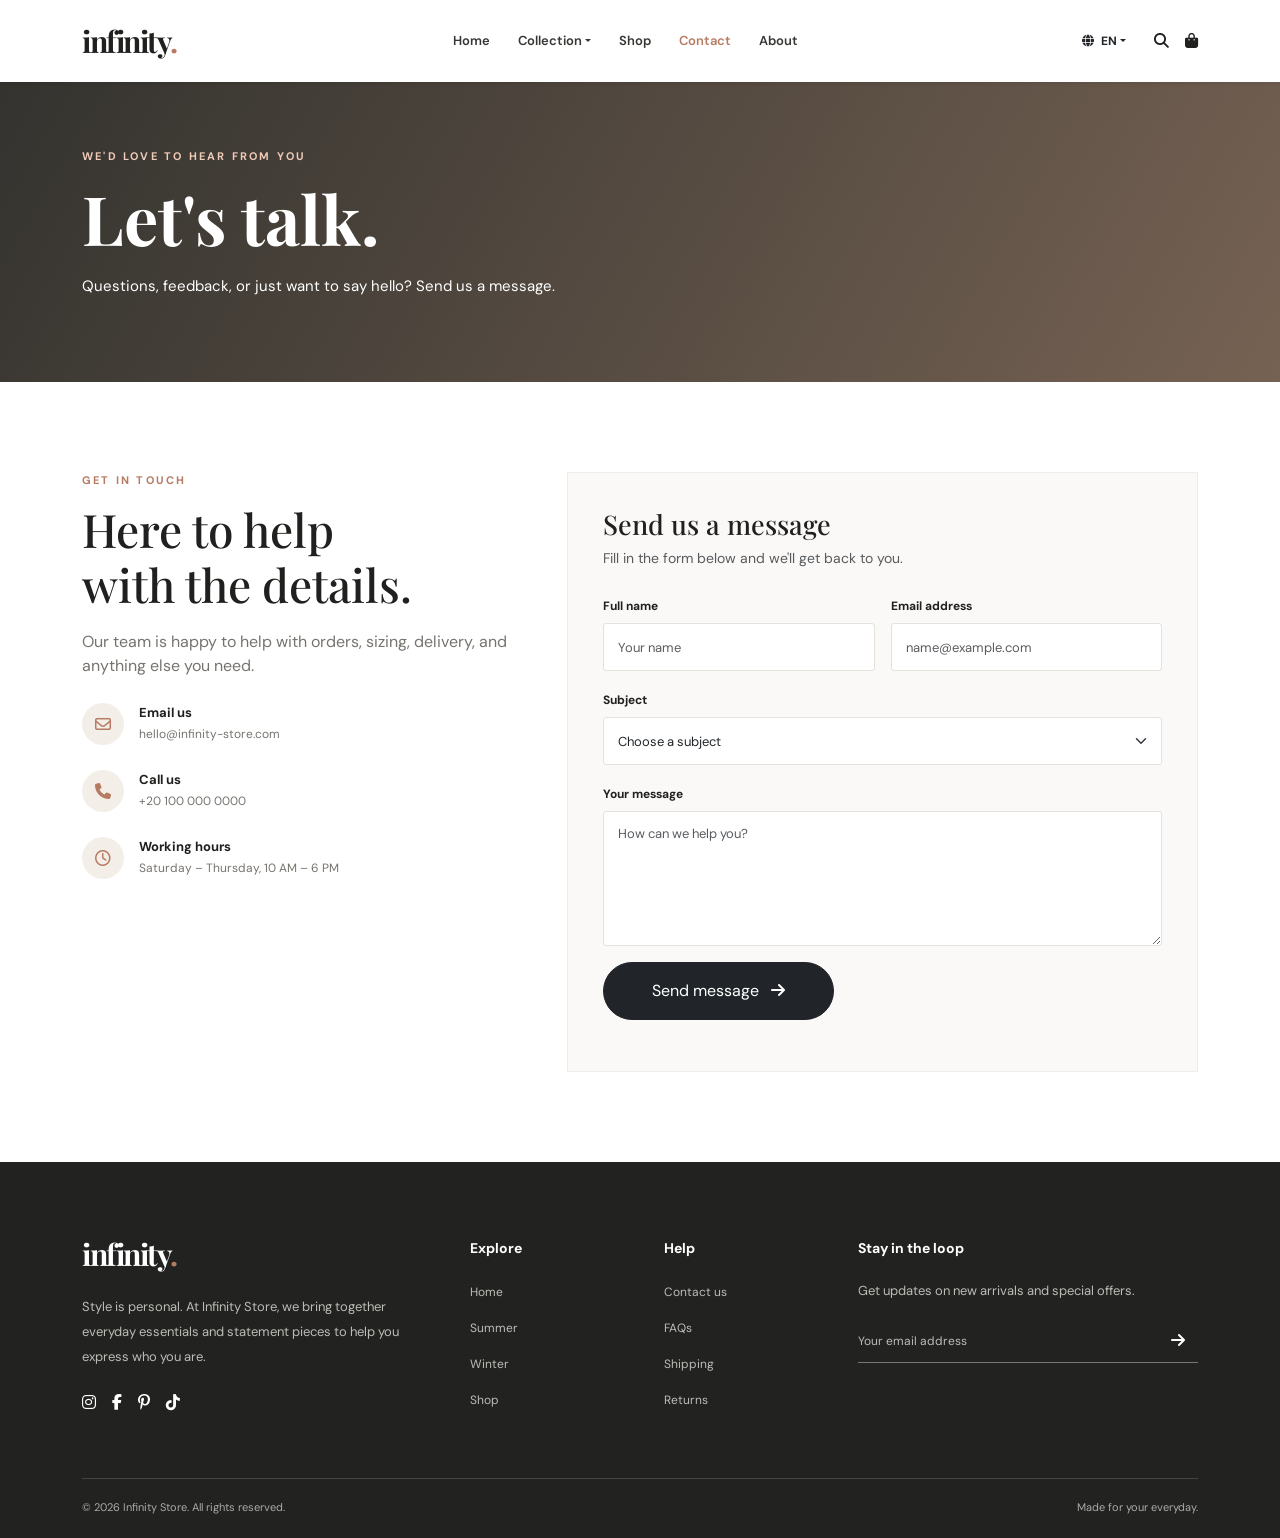
<file: contact.html>
<!DOCTYPE html>
<html lang="en">
<head>
  <meta charset="UTF-8">
  <meta name="viewport" content="width=device-width, initial-scale=1.0">
  <meta name="description" content="Discover the latest styles at Infinity Store.">
  <title>Contact Us | Infinity Store</title>
  <link href="https://cdn.jsdelivr.net/npm/bootstrap@5.3.3/dist/css/bootstrap.min.css" rel="stylesheet">
  <link rel="stylesheet" href="https://cdnjs.cloudflare.com/ajax/libs/font-awesome/6.5.2/css/all.min.css">
  <link rel="preconnect" href="https://fonts.googleapis.com">
  <link rel="preconnect" href="https://fonts.gstatic.com" crossorigin>
  <link href="https://fonts.googleapis.com/css2?family=DM+Sans:wght@400;500;600;700&family=Playfair+Display:wght@600;700&display=swap" rel="stylesheet">
  <link rel="stylesheet" href="css/style.css">
</head>
<body>
<nav class="navbar navbar-expand-lg navbar-light bg-white sticky-top shadow-sm">
  <div class="container">
    <a class="navbar-brand" href="index.html">infinity<span>.</span></a>
    <button class="navbar-toggler" type="button" data-bs-toggle="collapse" data-bs-target="#mainNavbar" aria-controls="mainNavbar" aria-expanded="false" aria-label="Toggle navigation">
      <span class="navbar-toggler-icon"></span>
    </button>
    <div class="collapse navbar-collapse" id="mainNavbar">
      <ul class="navbar-nav mx-auto align-items-lg-center">
        <li class="nav-item"><a class="nav-link " href="index.html">Home</a></li>
        <li class="nav-item dropdown">
          <a class="nav-link dropdown-toggle " href="#" role="button" data-bs-toggle="dropdown" aria-expanded="false">Collection</a>
          <ul class="dropdown-menu">
            <li><a class="dropdown-item" href="winter.html">Winter Collection</a></li>
            <li><a class="dropdown-item" href="summer.html">Summer Collection</a></li>
          </ul>
        </li>
        <li class="nav-item"><a class="nav-link " href="shop.html">Shop</a></li>
        <li class="nav-item"><a class="nav-link active" href="contact.html">Contact</a></li>
        <li class="nav-item"><a class="nav-link" href="index.html#about">About</a></li>
      </ul>
      <div class="navbar-right d-flex align-items-center gap-3">
        <div class="dropdown">
          <button class="btn language-btn dropdown-toggle" type="button" data-bs-toggle="dropdown" aria-expanded="false"><i class="fa-solid fa-globe me-1"></i> EN</button>
          <ul class="dropdown-menu dropdown-menu-end">
            <li><a class="dropdown-item" href="#">English</a></li>
            <li><a class="dropdown-item" href="#">العربية</a></li>
          </ul>
        </div>
        <a class="nav-icon" href="shop.html" aria-label="Search"><i class="fa-solid fa-magnifying-glass"></i></a>
        <a class="nav-icon" href="shop.html" aria-label="Shopping bag"><i class="fa-solid fa-bag-shopping"></i></a>
      </div>
    </div>
  </div>
</nav>
<main>
  <section class="inner-page-hero contact-hero">
    <div class="container">
      <p class="eyebrow">WE'D LOVE TO HEAR FROM YOU</p>
      <h1>Let's talk.</h1>
      <p>Questions, feedback, or just want to say hello? Send us a message.</p>
    </div>
  </section>
  <section class="section-padding">
    <div class="container">
      <div class="row g-5">
        <div class="col-lg-5">
          <p class="eyebrow">GET IN TOUCH</p>
          <h2 class="contact-title">Here to help<br>with the details.</h2>
          <p class="section-subtitle mb-4">Our team is happy to help with orders, sizing, delivery, and anything else you need.</p>
          <div class="contact-detail"><span><i class="fa-regular fa-envelope"></i></span><div><h6>Email us</h6><p>hello@infinity-store.com</p></div></div>
          <div class="contact-detail"><span><i class="fa-solid fa-phone"></i></span><div><h6>Call us</h6><p>+20 100 000 0000</p></div></div>
          <div class="contact-detail"><span><i class="fa-regular fa-clock"></i></span><div><h6>Working hours</h6><p>Saturday – Thursday, 10 AM – 6 PM</p></div></div>
        </div>
        <div class="col-lg-7">
          <div class="contact-form-card">
            <h3>Send us a message</h3>
            <p class="text-muted small mb-4">Fill in the form below and we'll get back to you.</p>
            <form id="contactForm">
              <div class="row g-3">
                <div class="col-md-6">
                  <label for="contactName" class="form-label">Full name</label>
                  <input type="text" class="form-control" id="contactName" placeholder="Your name" required>
                </div>
                <div class="col-md-6">
                  <label for="contactEmail" class="form-label">Email address</label>
                  <input type="email" class="form-control" id="contactEmail" placeholder="name@example.com" required>
                </div>
                <div class="col-12">
                  <label for="contactSubject" class="form-label">Subject</label>
                  <select class="form-select" id="contactSubject" required>
                    <option value="" selected disabled>Choose a subject</option>
                    <option>Order enquiry</option><option>Shipping and delivery</option>
                    <option>Returns and exchanges</option><option>Product information</option><option>Other</option>
                  </select>
                </div>
                <div class="col-12">
                  <label for="contactMessage" class="form-label">Your message</label>
                  <textarea class="form-control" id="contactMessage" rows="5" placeholder="How can we help you?" required></textarea>
                </div>
                <div class="col-12">
                  <button type="submit" class="btn btn-dark rounded-pill px-5 py-3">Send message <i class="fa-solid fa-arrow-right ms-2"></i></button>
                  <p id="contactFormMessage" class="form-feedback mt-3 mb-0" aria-live="polite"></p>
                </div>
              </div>
            </form>
          </div>
        </div>
      </div>
    </div>
  </section>
</main>
<footer class="site-footer" id="contact">
  <div class="container">
    <div class="row g-5">
      <div class="col-lg-4" id="about">
        <a class="footer-logo" href="index.html">infinity<span>.</span></a>
        <p class="footer-about">Style is personal. At Infinity Store, we bring together everyday essentials and statement pieces to help you express who you are.</p>
        <div class="social-links d-flex gap-3">
          <a href="#" aria-label="Instagram"><i class="fa-brands fa-instagram"></i></a>
          <a href="#" aria-label="Facebook"><i class="fa-brands fa-facebook-f"></i></a>
          <a href="#" aria-label="Pinterest"><i class="fa-brands fa-pinterest-p"></i></a>
          <a href="#" aria-label="TikTok"><i class="fa-brands fa-tiktok"></i></a>
        </div>
      </div>
      <div class="col-6 col-lg-2">
        <h5>Explore</h5>
        <ul class="footer-links">
          <li><a href="index.html">Home</a></li><li><a href="summer.html">Summer</a></li>
          <li><a href="winter.html">Winter</a></li><li><a href="shop.html">Shop</a></li>
        </ul>
      </div>
      <div class="col-6 col-lg-2">
        <h5>Help</h5>
        <ul class="footer-links">
          <li><a href="contact.html">Contact us</a></li><li><a href="contact.html">FAQs</a></li>
          <li><a href="#">Shipping</a></li><li><a href="#">Returns</a></li>
        </ul>
      </div>
      <div class="col-lg-4">
        <h5>Stay in the loop</h5>
        <p class="newsletter-text">Get updates on new arrivals and special offers.</p>
        <form class="newsletter-form d-flex newsletter-demo">
          <label for="footerEmail" class="visually-hidden">Your email address</label>
          <input type="email" id="footerEmail" class="form-control" placeholder="Your email address" required>
          <button class="btn" type="submit" aria-label="Subscribe"><i class="fa-solid fa-arrow-right"></i></button>
        </form>
        <p class="newsletter-message" aria-live="polite"></p>
      </div>
    </div>
    <div class="footer-bottom d-flex flex-wrap justify-content-between gap-2">
      <p class="mb-0">© 2026 Infinity Store. All rights reserved.</p>
      <p class="mb-0">Made for your everyday.</p>
    </div>
  </div>
</footer>
<script src="https://cdn.jsdelivr.net/npm/bootstrap@5.3.3/dist/js/bootstrap.bundle.min.js"></script>
<script src="js/script.js"></script>
</body></html>
</file>
<file: css/style.css>
/* GENERAL */
:root {
  --dark: #20201e;
  --muted: #77746f;
  --accent: #b77b62;
  --cream: #f7f4ef;
}
* { box-sizing: border-box; }
html { scroll-behavior: smooth; }
body {
  margin: 0;
  color: var(--dark);
  font-family: 'DM Sans', sans-serif;
}
a { text-decoration: none; }
.section-padding { padding: 90px 0; }
.bg-light-soft { background: #faf9f7; }
.eyebrow {
  color: var(--accent);
  font-size: 11px;
  font-weight: 700;
  letter-spacing: 2.2px;
  margin-bottom: 13px;
}
.section-heading h2, .product-week h2 {
  font-family: 'Playfair Display', serif;
  font-size: clamp(30px, 4vw, 43px);
  font-weight: 700;
}
.section-subtitle { color: var(--muted); margin: 10px 0 0; }
.text-link { color: var(--dark); font-size: 13px; font-weight: 700; }

/* NAVBAR */
.navbar { min-height: 82px; }
.navbar-brand, .footer-logo {
  color: var(--dark);
  font-family: 'Playfair Display', serif;
  font-size: 30px;
  font-weight: 700;
  letter-spacing: -1.5px;
}
.navbar-brand span, .footer-logo span { color: var(--accent); }
.navbar .nav-link {
  color: #373633;
  font-size: 13px;
  font-weight: 600;
  margin: 0 9px;
  padding: 12px 5px !important;
}
.navbar .nav-link:hover, .navbar .nav-link.active { color: var(--accent); }
.dropdown-menu { border: 0; border-radius: 8px; box-shadow: 0 12px 30px #00000014; padding: 10px; }
.dropdown-item { font-size: 13px; padding: 9px 13px; }
.dropdown-item:active { background: var(--accent); }
.navbar-right { margin-left: 12px; }
.language-btn { border: 0; font-size: 12px; font-weight: 700; }
.nav-icon { color: var(--dark); font-size: 15px; }
.nav-icon:hover { color: var(--accent); }

/* HERO */
.hero-img { height: 620px; object-fit: cover; object-position: center; }
.hero-section .carousel-item { position: relative; }
.hero-shade {
  position: absolute;
  inset: 0;
  background: linear-gradient(90deg, rgba(0,0,0,.52), rgba(0,0,0,.04) 75%);
}
.hero-caption {
  top: 50%;
  bottom: auto;
  left: 12%;
  right: 12%;
  transform: translateY(-45%);
  padding: 0;
  text-shadow: 0 1px 10px #00000020;
}
.hero-caption .eyebrow { color: #f2d4c5; }
.hero-caption h1 {
  font-family: 'Playfair Display', serif;
  font-size: clamp(42px, 6vw, 76px);
  line-height: 1.04;
  font-weight: 700;
  margin-bottom: 20px;
}
.hero-caption h1 em, .product-week h2 em { color: #e5b79f; }
.hero-caption > p:not(.eyebrow) { font-size: 15px; margin-bottom: 27px; }
.hero-caption .btn { font-size: 12px; font-weight: 700; }
.carousel-indicators [data-bs-target] { width: 8px; height: 8px; border-radius: 50%; }

/* COLLECTION CARDS */
.collection-card {
  display: block;
  height: 390px;
  position: relative;
  overflow: hidden;
  color: white;
}
.collection-card::after {
  content: "";
  position: absolute;
  inset: 0;
  background: linear-gradient(0deg, rgba(0,0,0,.62), transparent 70%);
}
.collection-card img {
  width: 100%;
  height: 100%;
  object-fit: cover;
  transition: transform .5s ease;
}
.collection-card:hover img { transform: scale(1.05); }
.collection-card-text {
  position: absolute;
  z-index: 1;
  left: 32px;
  bottom: 30px;
}
.collection-card-text > span:first-child { font-size: 10px; letter-spacing: 2px; }
.collection-card h3 { font-family: 'Playfair Display', serif; font-size: 32px; margin: 8px 0 15px; }
.collection-cta { font-size: 12px; font-weight: 700; }

/* PRODUCT CARDS */
.product-card { height: 100%; }
.product-image {
  position: relative;
  height: 340px;
  overflow: hidden;
  background: var(--cream);
}
.product-image img {
  width: 100%;
  height: 100%;
  object-fit: cover;
  transition: transform .4s ease;
}
.product-card:hover .product-image img { transform: scale(1.045); }
.product-label {
  position: absolute;
  z-index: 1;
  top: 14px;
  left: 14px;
  background: white;
  padding: 7px 10px;
  font-size: 9px;
  font-weight: 700;
  letter-spacing: 1px;
}
.add-to-cart {
  position: absolute;
  right: 13px;
  bottom: 13px;
  width: 38px;
  height: 38px;
  border: 0;
  border-radius: 50%;
  background: white;
  color: var(--dark);
  transition: .25s;
}
.add-to-cart:hover { background: var(--dark); color: white; }
.product-info { padding-top: 17px; }
.product-category { color: var(--muted); font-size: 9px; letter-spacing: 1.5px; margin-bottom: 7px; }
.product-info h3 { font-size: 14px; font-weight: 600; margin-bottom: 7px; }
.product-price { font-size: 13px; font-weight: 700; margin: 0; }

/* PRODUCT OF THE WEEK */
.product-week-image { height: 510px; position: relative; background: var(--cream); }
.product-week-image img { width: 100%; height: 100%; object-fit: cover; }
.week-sticker {
  position: absolute;
  top: 22px;
  left: 22px;
  width: 85px;
  height: 85px;
  display: flex;
  align-items: center;
  justify-content: center;
  border-radius: 50%;
  background: var(--accent);
  color: white;
  text-align: center;
  font-size: 10px;
  font-weight: 700;
  letter-spacing: 1px;
  line-height: 1.5;
}
.product-week h2 { font-size: clamp(42px, 5vw, 60px); line-height: 1.08; margin-bottom: 24px; }
.product-week h2 em { color: var(--accent); }
.featured-name { font-size: 18px; font-weight: 700; }
.featured-description { max-width: 440px; color: var(--muted); font-size: 14px; line-height: 1.9; margin: 15px 0; }
.featured-price { font-size: 19px; font-weight: 700; }
.featured-price span { color: #999; font-size: 14px; font-weight: 400; text-decoration: line-through; margin-left: 8px; }

/* FOOTER */
.site-footer { background: #222321; color: white; padding: 70px 0 22px; }
.footer-logo { color: white; display: inline-block; margin-bottom: 18px; }
.footer-about, .newsletter-text { color: #bcbcb7; font-size: 13px; line-height: 1.9; max-width: 330px; }
.site-footer h5 { font-size: 14px; font-weight: 700; margin: 8px 0 22px; }
.footer-links { list-style: none; padding: 0; margin: 0; }
.footer-links li { margin-bottom: 12px; }
.footer-links a { color: #bcbcb7; font-size: 12px; }
.footer-links a:hover, .social-links a:hover { color: #e5b79f; }
.social-links { margin-top: 22px; }
.social-links a { color: white; font-size: 16px; }
.newsletter-form { max-width: 360px; border-bottom: 1px solid #777; }
.newsletter-form .form-control {
  border: 0;
  border-radius: 0;
  background: transparent;
  color: white;
  box-shadow: none;
  padding: 12px 0;
  font-size: 12px;
}
.newsletter-form .form-control::placeholder { color: #bcbcb7; }
.newsletter-form .btn { color: white; }
.newsletter-message { color: #e5b79f; font-size: 11px; margin-top: 10px; }
.footer-bottom {
  border-top: 1px solid #454642;
  margin-top: 55px;
  padding-top: 20px;
  color: #aaa;
  font-size: 11px;
}

/* RESPONSIVE */
@media (max-width: 991.98px) {
  .navbar-collapse { padding: 15px 0 18px; }
  .navbar .nav-link { margin: 0; }
  .navbar-right { margin: 12px 0 0; }
  .hero-img { height: 540px; }
  .product-image { height: 300px; }
}
@media (max-width: 575.98px) {
  .section-padding { padding: 65px 0; }
  .hero-img { height: 520px; }
  .hero-caption { left: 9%; right: 9%; }
  .hero-caption h1 { font-size: 43px; }
  .hero-caption > p:not(.eyebrow) { font-size: 13px; max-width: 270px; }
  .collection-card { height: 300px; }
  .collection-card-text { left: 22px; bottom: 22px; }
  .collection-card h3 { font-size: 26px; }
  .product-image { height: 230px; }
  .product-info h3 { font-size: 12px; }
  .product-week-image { height: 370px; }
  .product-week > div:last-child { padding-top: 5px; }
  .site-footer { padding-top: 55px; }
}


/* INNER PAGES */
.inner-page-hero {
  min-height: 420px;
  display: flex;
  align-items: center;
  background-size: cover;
  background-position: center;
  color: #fff;
}
.inner-page-hero .container { padding-top: 65px; padding-bottom: 65px; }
.inner-page-hero .eyebrow { color: #f0cbb8; }
.inner-page-hero h1 {
  font-family: 'Playfair Display', serif;
  font-size: clamp(45px, 7vw, 76px);
  font-weight: 700;
  margin: 0 0 14px;
}
.inner-page-hero p:not(.eyebrow) { max-width: 520px; font-size: 15px; line-height: 1.8; }
.shop-hero { min-height: 350px; }
.contact-hero {
  min-height: 300px;
  background: linear-gradient(120deg, #34332f, #766253);
}
.contact-hero h1 { font-size: clamp(48px, 6vw, 68px); }
.contact-title {
  font-family: 'Playfair Display', serif;
  font-size: clamp(34px, 4vw, 46px);
  line-height: 1.2;
  margin-bottom: 18px;
}
.contact-detail { display: flex; align-items: flex-start; gap: 15px; margin-top: 25px; }
.contact-detail > span {
  display: flex; align-items: center; justify-content: center;
  width: 42px; height: 42px; border-radius: 50%;
  background: #f4eee9; color: var(--accent); flex-shrink: 0;
}
.contact-detail h6 { font-size: 13px; font-weight: 700; margin: 2px 0 5px; }
.contact-detail p { color: var(--muted); font-size: 12px; margin: 0; }
.contact-form-card {
  padding: 35px;
  background: #faf9f7;
  border: 1px solid #efede9;
}
.contact-form-card h3 { font-family: 'Playfair Display', serif; font-size: 27px; }
.contact-form-card .form-label { font-size: 12px; font-weight: 700; }
.contact-form-card .form-control, .contact-form-card .form-select {
  min-height: 48px; border: 1px solid #e5e1dc; border-radius: 3px;
  font-size: 13px; padding: 12px 14px; box-shadow: none;
}
.contact-form-card textarea.form-control { min-height: 135px; }
.contact-form-card .form-control:focus, .contact-form-card .form-select:focus {
  border-color: var(--accent); box-shadow: 0 0 0 .15rem #b77b6220;
}
.form-feedback { color: #6f8b62; font-size: 13px; }
@media (max-width: 575.98px) {
  .inner-page-hero { min-height: 340px; }
  .contact-form-card { padding: 23px 18px; }
}
</file>
